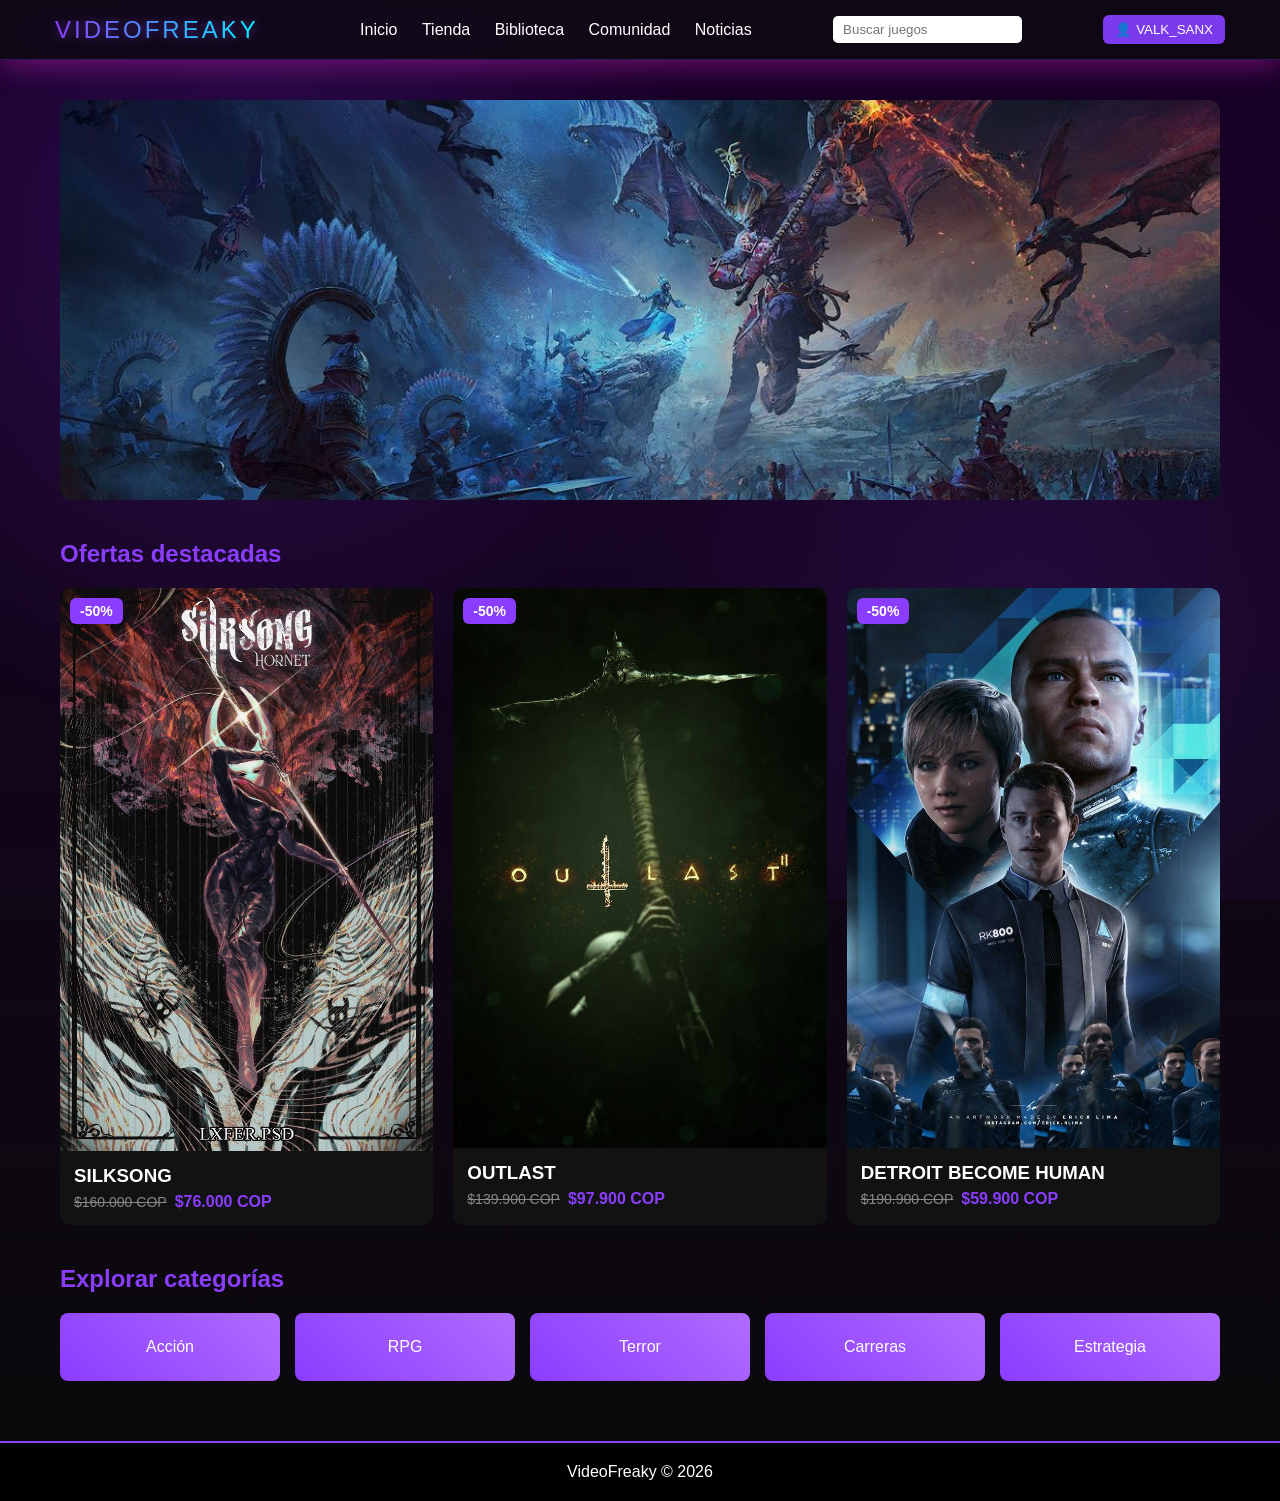
<file: index.html>
<!DOCTYPE html>
<html lang="es">

<head>

<meta charset="UTF-8">
<meta name="viewport" content="width=device-width, initial-scale=1.0">

<title>Gaming Store</title>

<link rel="stylesheet" href="css/base.css">
<link rel="stylesheet" href="css/styles.css">

</head>

<body>

<header class="header">

<div class="header-container">

<div class="logo">VIDEOFREAKY</div>

<nav class="menu">

<a href="index.html">Inicio</a>
<a href="store.html">Tienda</a>
<a href="play_library.html">Biblioteca</a>
<a href="comuni.html">Comunidad</a>
<a href="freaky_news.html">Noticias</a>

</nav>

<div class="search">

<input type="text" placeholder="Buscar juegos">

</div>

<button class="login-btn" onclick="toggleUserMenu()">
      👤 VALK_SANX
    </button>

    
    <div id="userMenu" class="user-menu">
      <p>Mi cuenta</p>
      <p>Configuración</p>
      <p>Cerrar sesión</p>
    </div>

<script>
function toggleUserMenu() {
  const menu = document.getElementById("userMenu");
  menu.style.display = menu.style.display === "block" ? "none" : "block";
}
</script>


</div>

</header>


<main class="container">


<section class="carousel">

<div class="slides">

<img src="img/28dc0fa06c894bc697329bf92b5572f1.jpg">
<img src="img/xd.jpg">
<img src="img/stardew.jpg">

</div>

</section>



<section class="section">

<h2 class="titulo">Ofertas destacadas</h2>

<div class="grid-juegos">



<div class="card">

<div class="img-container">

<img src="img/128f5e4051e6c9e184861a24edcba92d.jpg">

<video class="preview" muted autoplay loop playsinline preload="metadata">
<source src="video/Download (2).mp4" type="video/mp4">
</video>

<span class="discount">-50%</span>

<div class="hover-info">
<a href="games/silksong.html"
<button class="download">Descargar</button>
</a>
</div>

</div>

<div class="card-info">

<h3>SILKSONG</h3>

<div class="price">

<span class="old">$160.000 COP</span>
<span class="new">$76.000 COP</span>

</div>

</div>

</div>



<div class="card">

<div class="img-container">

<img src="img/ef85c23fe9c335c538729b9ab734ed21.jpg">

<video class="preview" muted autoplay loop playsinline preload="metadata">
<source src="video/Download (3).mp4" type="video/mp4">
</video>

<span class="discount">-50%</span>

<div class="hover-info">
<a href="games/outlast.html"
<button class="download">Descargar</button>
</a>
</div>

</div>

<div class="card-info">

<h3>OUTLAST</h3>

<div class="price">

<span class="old">$139.900 COP</span>
<span class="new">$97.900 COP</span>

</div>

</div>

</div>



<div class="card">

<div class="img-container">

<img src="img/4e8bc3173b21a3a9ef9c269b82b7cd5c.jpg">
<video class="preview" muted autoplay loop playsinline preload="metadata">
<source src="video/Download (4).mp4" type="video/mp4">
</video>

<span class="discount">-50%</span>

<div class="hover-info">
<a href="games/detroit.html"
<button class="download">Descargar</button>
</a>
</div>

</div>

<div class="card-info">

<h3>DETROIT BECOME HUMAN</h3>

<div class="price">

<span class="old">$190.900 COP</span>
<span class="new">$59.900 COP</span>

</div>

</div>

</div>



</div>

</section>



<section class="section">

<h2 class="titulo">Explorar categorías</h2>

<div class="grid-categorias">

<div class="categoria">Acción</div>
<div class="categoria">RPG</div>
<div class="categoria">Terror</div>
<div class="categoria">Carreras</div>
<div class="categoria">Estrategia</div>

</div>

</section>


</main>



<footer class="footer">

VideoFreaky © 2026

</footer>




</body>
</html>
</file>
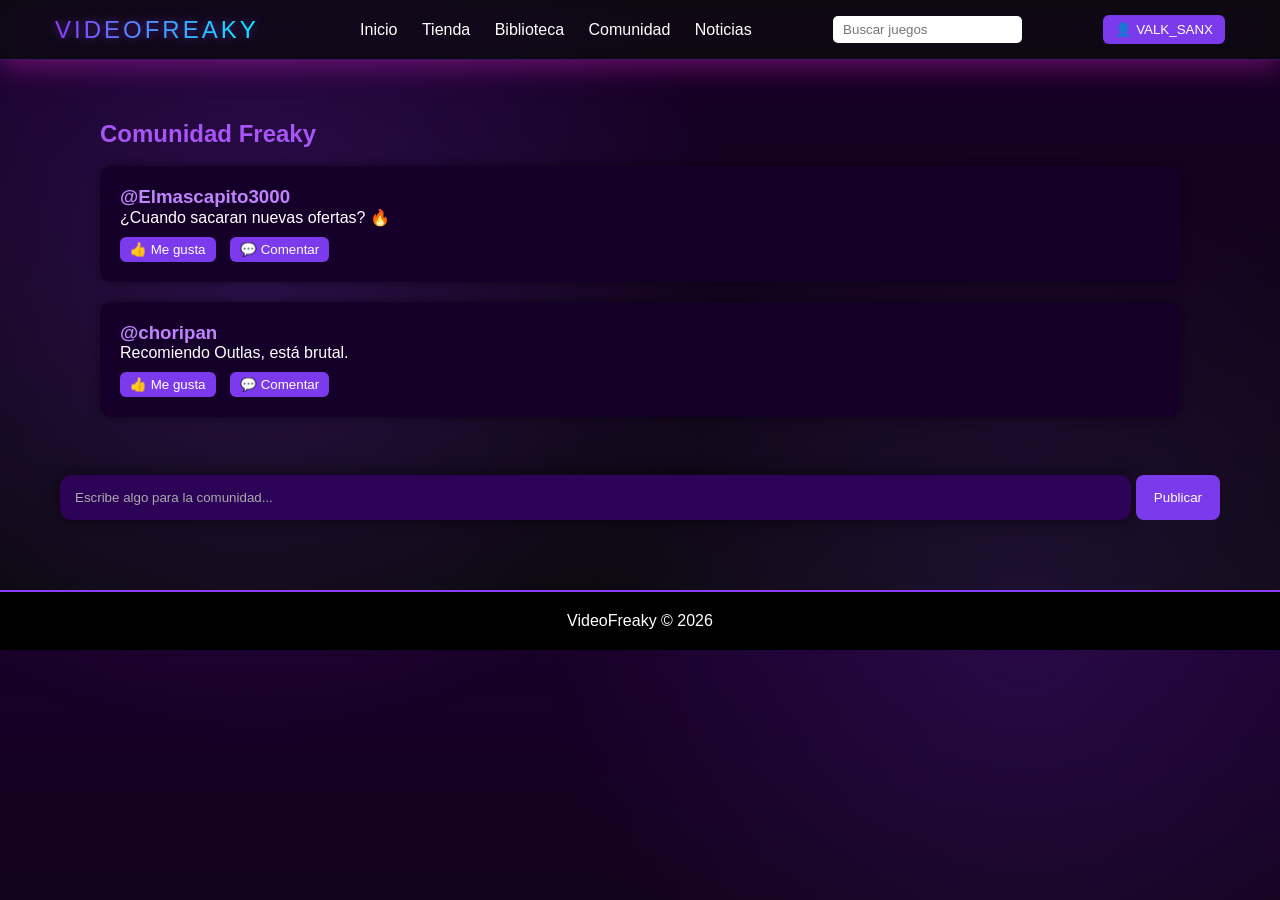
<file: comuni.html>
<!DOCTYPE html>
<html lang="es">

<head>

<meta charset="UTF-8">
<meta name="viewport" content="width=device-width, initial-scale=1.0">

<title>Tienda - VideoFreaky</title>

<link rel="stylesheet" href="css/base.css">
<link rel="stylesheet" href="css/styles.css">
<link rel="stylesheet" href="css/store.css">

</head>

<body>

<header class="header">

<div class="header-container">

<div class="logo">VIDEOFREAKY</div>

<nav class="menu">
<a href="index.html">Inicio</a>
<a href="store.html">Tienda</a>
<a href="play_library.html">Biblioteca</a>
<a href="comuni.html">Comunidad</a>
<a href="freaky_news.html">Noticias</a>
</nav>

<div class="search">
<input type="text" placeholder="Buscar juegos">
</div>

<button class="login-btn" onclick="toggleUserMenu()">
      👤 VALK_SANX
    </button>

    
    <div id="userMenu" class="user-menu">
      <p>Mi cuenta</p>
      <p>Configuración</p>
      <p>Cerrar sesión</p>
    </div>

<script>
function toggleUserMenu() {
  const menu = document.getElementById("userMenu");
  menu.style.display = menu.style.display === "block" ? "none" : "block";
}
</script>

</div>
</header>

<main class="container">
    <section class="communi">
  <h2>Comunidad Freaky</h2>
<br>
  <div class="communi-container">


    <div class="post">
      <h3>@Elmascapito3000</h3>
      <p>¿Cuando sacaran nuevas ofertas? 🔥</p>
      <div class="actions-post">
        <button>👍 Me gusta</button>
        <button>💬 Comentar</button>
      </div>
    </div>

   
    <div class="post">
      <h3>@choripan</h3>
      <p>Recomiendo Outlas, está brutal.</p>
      <div class="actions-post">
        <button>👍 Me gusta</button>
        <button>💬 Comentar</button>
      </div>
    </div>

  </div>
</section>
<div class="community">

  
  <div id="postsContainer" class="community-container">
  
  </div>
<br>
 
  <div class="create-post">
    <input type="text" id="postInput" placeholder="Escribe algo para la comunidad..." />
    <button onclick="addPost()">Publicar</button>
  </div>

</div>
</main>


<footer class="footer">
VideoFreaky © 2026
</footer>

</body>
</html>
</file>
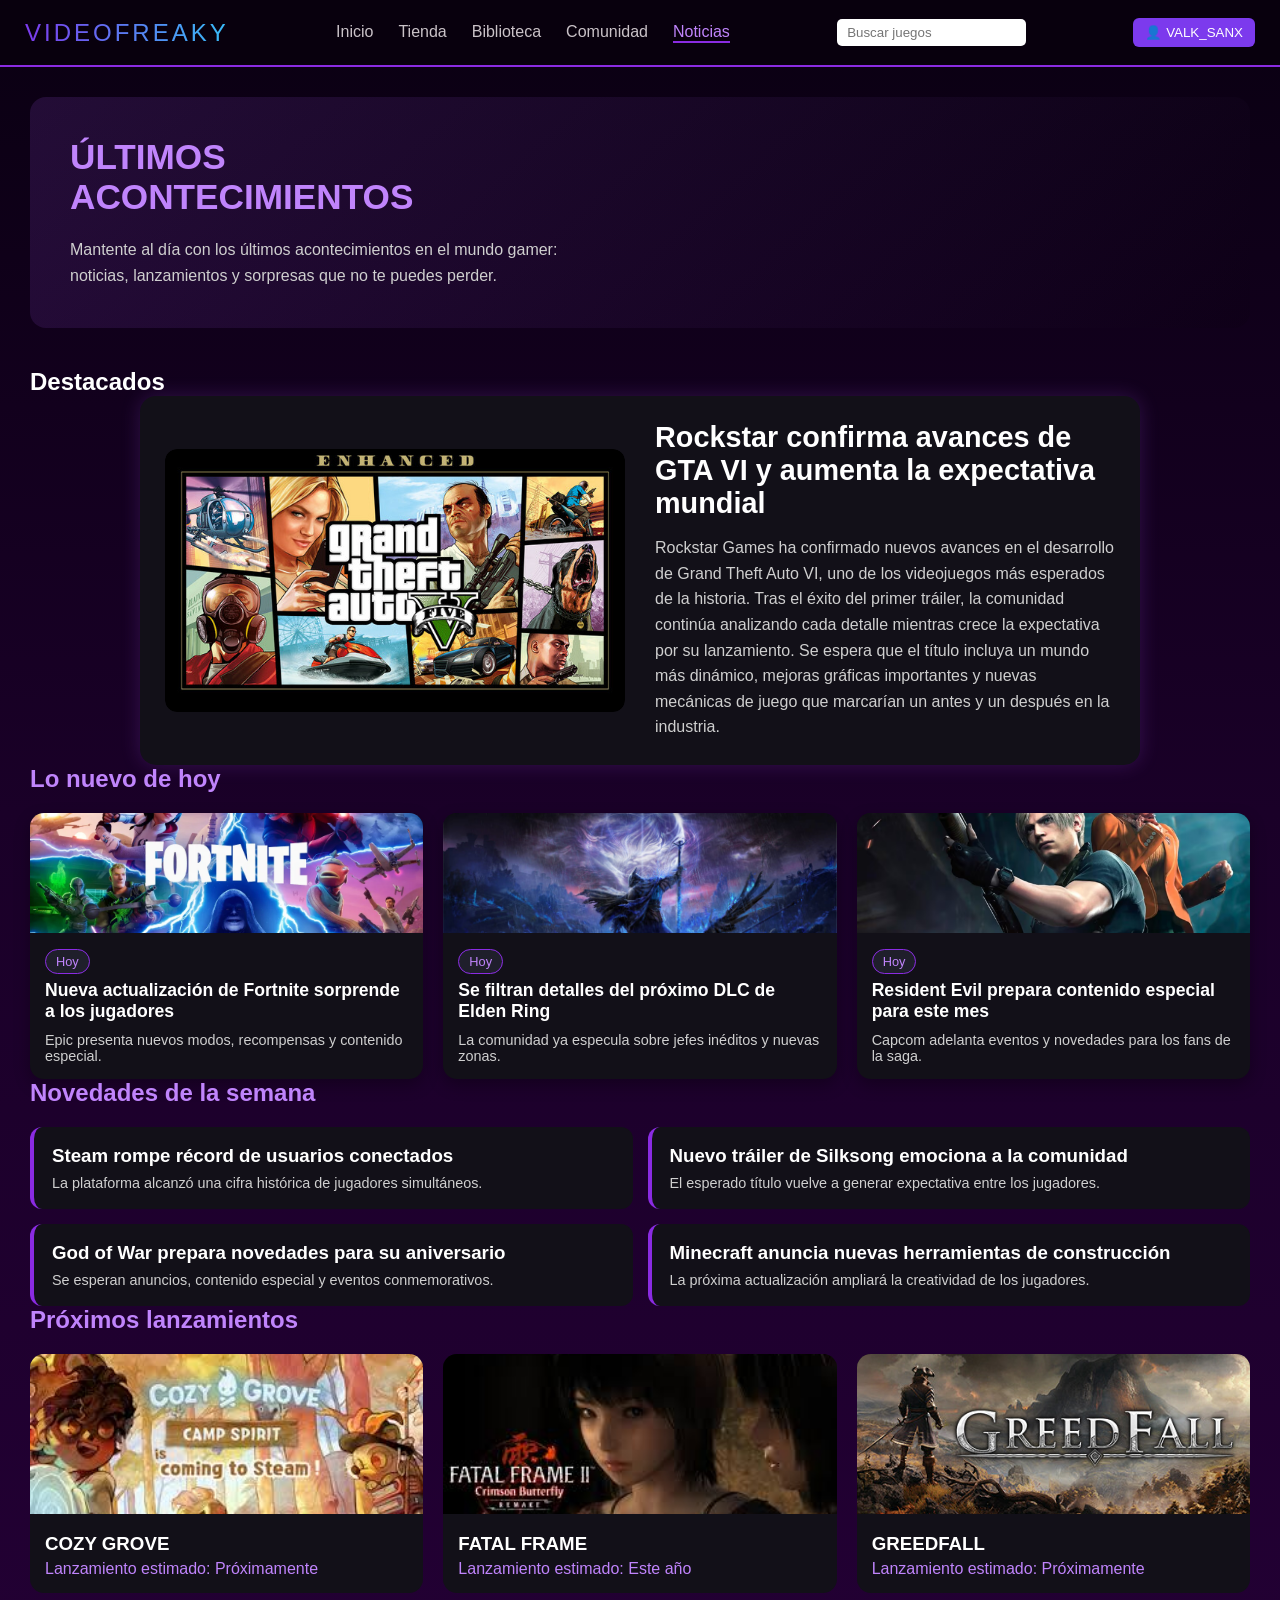
<file: freaky_news.html>
<!DOCTYPE html>
<html lang="es">
<head>
    <meta charset="UTF-8">
    <meta name="viewport" content="width=device-width, initial-scale=1.0">
    <title>Noticias - Videofreaky</title>
    <link rel="stylesheet" href="css/freaky_news.css">
</head>
<body>

    <header class="navbar">
       <div class="logo">VIDEOFREAKY</div>

        <nav class="menu">
            <a href="index.html">Inicio</a>
            <a href="store.html">Tienda</a>
            <a href="play_library.html">Biblioteca</a>
            <a href="comuni.html">Comunidad</a>
            <a href="freaky_news.html" class="activo">Noticias</a>
        </nav>

        <div class="search">
            <input type="text" placeholder="Buscar juegos">
        </div>

        <button class="login-btn" onclick="toggleUserMenu()">
            👤 VALK_SANX
        </button>

        <div id="userMenu" class="user-menu">
            <p>Mi cuenta</p>
            <p>Configuración</p>
            <p>Cerrar sesión</p>
        </div>
    </header>

    <main class="news-page">

        <section class="hero-news">
            <div class="hero-text">
                <h2>ÚLTIMOS ACONTECIMIENTOS</h2>
                <p class="description">
                    Mantente al día con los últimos acontecimientos en el mundo gamer:
                    noticias, lanzamientos y sorpresas que no te puedes perder.
                </p>
            </div>
        </section>

        <section class="featured-news">
            <h2>Destacados</h2>

            <div class="featured-card">
                <div class="featured-image">
                    <img src="img/gta 5.jpg" alt="GTA VI">
                </div>

                <div class="featured-info">
                    <h2>Rockstar confirma avances de GTA VI y aumenta la expectativa mundial</h2>
                    <p>
                        Rockstar Games ha confirmado nuevos avances en el desarrollo de Grand Theft Auto VI,
                        uno de los videojuegos más esperados de la historia. Tras el éxito del primer tráiler,
                        la comunidad continúa analizando cada detalle mientras crece la expectativa por su lanzamiento.
                        Se espera que el título incluya un mundo más dinámico, mejoras gráficas importantes y nuevas
                        mecánicas de juego que marcarían un antes y un después en la industria.
                    </p>
                </div>
            </div>
        </section>

        <section class="today-news">
            <h2>Lo nuevo de hoy</h2>

            <div class="news-grid">
                <article class="news-card">
                    <img src="img/Fortnite-Pictures.webp" alt="Fortnite actualización">
                    <div class="news-info">
                        <span class="news-tag">Hoy</span>
                        <h3>Nueva actualización de Fortnite sorprende a los jugadores</h3>
                        <p>Epic presenta nuevos modos, recompensas y contenido especial.</p>
                    </div>
                </article>

                <article class="news-card">
                    <img src="img/ELDENRING_NIGHTREIGN_Key_Art-1620x800.jpg" alt="DLC Elden Ring">
                    <div class="news-info">
                        <span class="news-tag">Hoy</span>
                        <h3>Se filtran detalles del próximo DLC de Elden Ring</h3>
                        <p>La comunidad ya especula sobre jefes inéditos y nuevas zonas.</p>
                    </div>
                </article>

                <article class="news-card">
                    <img src="img/residen evil news.avif" alt="Resident Evil noticia">
                    <div class="news-info">
                        <span class="news-tag">Hoy</span>
                        <h3>Resident Evil prepara contenido especial para este mes</h3>
                        <p>Capcom adelanta eventos y novedades para los fans de la saga.</p>
                    </div>
                </article>
            </div>
        </section>

        <section class="weekly-news">
            <h2>Novedades de la semana</h2>

            <div class="weekly-list">
                <article class="weekly-item">
                    <h3>Steam rompe récord de usuarios conectados</h3>
                    <p>La plataforma alcanzó una cifra histórica de jugadores simultáneos.</p>
                </article>

                <article class="weekly-item">
                    <h3>Nuevo tráiler de Silksong emociona a la comunidad</h3>
                    <p>El esperado título vuelve a generar expectativa entre los jugadores.</p>
                </article>

                <article class="weekly-item">
                    <h3>God of War prepara novedades para su aniversario</h3>
                    <p>Se esperan anuncios, contenido especial y eventos conmemorativos.</p>
                </article>

                <article class="weekly-item">
                    <h3>Minecraft anuncia nuevas herramientas de construcción</h3>
                    <p>La próxima actualización ampliará la creatividad de los jugadores.</p>
                </article>
            </div>
        </section>

        <section class="upcoming-news">
            <h2>Próximos lanzamientos</h2>

            <div class="launch-grid">
                <article class="launch-card">
                    <img src="img/cozy.jpg" alt="Cozy Grove">
                    <div class="launch-info">
                        <h3>COZY GROVE</h3>
                        <p>Lanzamiento estimado: Próximamente</p>
                    </div>
                </article>

                <article class="launch-card">
                    <img src="img/fatal_frame.jpg" alt="Fatal Frame">
                    <div class="launch-info">
                        <h3>FATAL FRAME</h3>
                        <p>Lanzamiento estimado: Este año</p>
                    </div>
                </article>

                <article class="launch-card">
                    <img src="img/header.jpg" alt="Greedfall">
                    <div class="launch-info">
                        <h3>GREEDFALL</h3>
                        <p>Lanzamiento estimado: Próximamente</p>
                    </div>
                </article>
            </div>
        </section>

    </main>

    <script>
        function toggleUserMenu() {
            const menu = document.getElementById("userMenu");
            menu.style.display = menu.style.display === "block" ? "none" : "block";
        }
    </script>

</body>
</html>
</file>
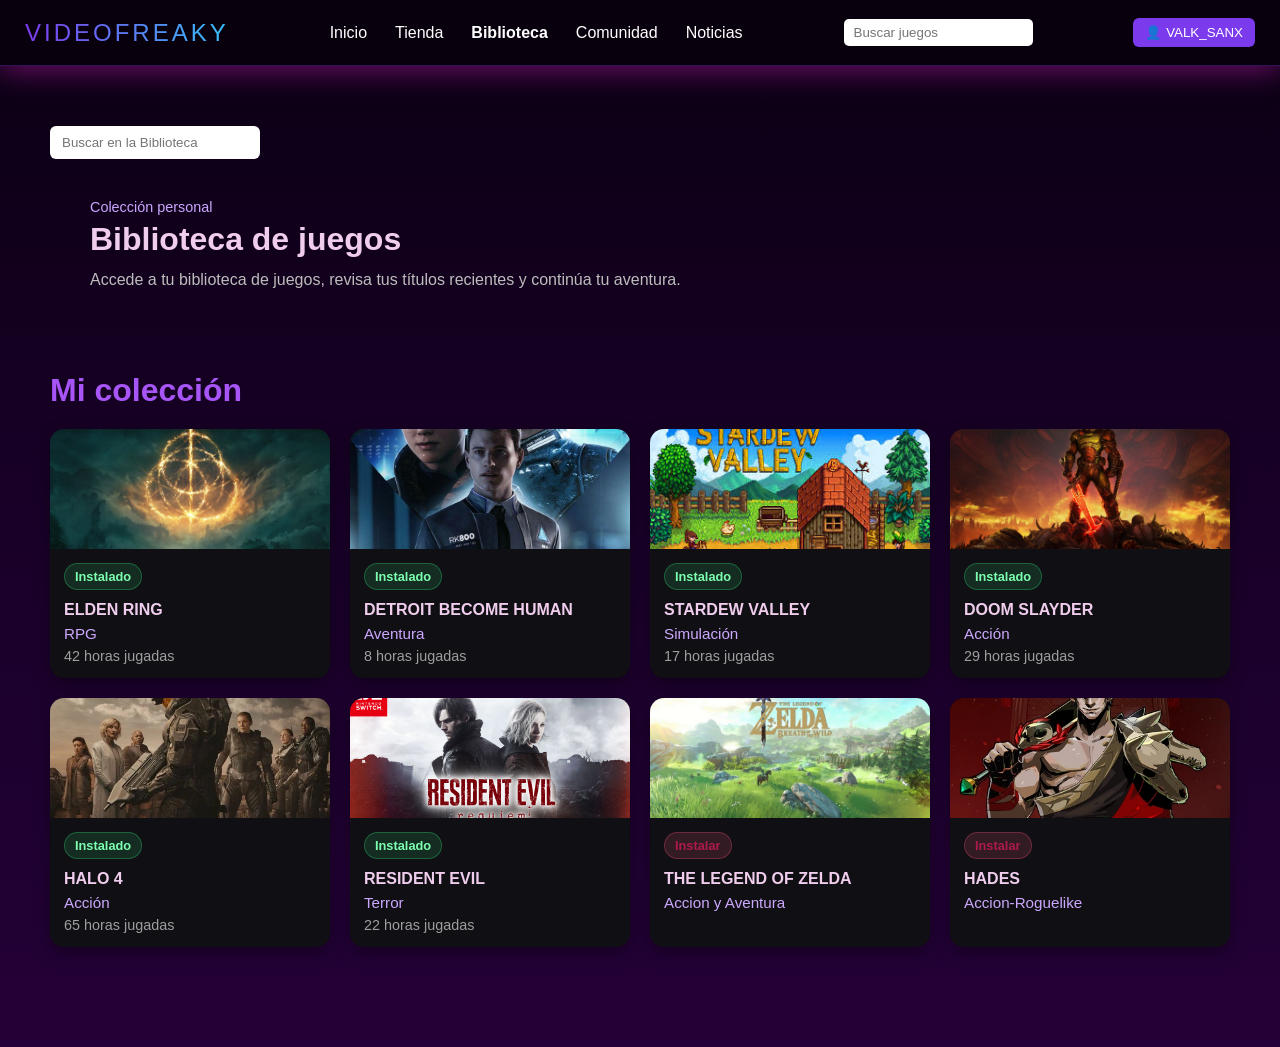
<file: play_library.html>
<!DOCTYPE html>
<html lang="es">
<head>
    <meta charset="UTF-8">
    <meta name="viewport" content="width=device-width, initial-scale=1.0">
    <title>Biblioteca - Videofreaky</title>
    <link rel="stylesheet" href="css/play_library.css", href="styles.css"> 
</head>
<body>
    <header class="navbar">
       <div class="logo">VIDEOFREAKY</div>
        <nav class="menu">
            <a href="index.html">Inicio</a>
            <a href="store.html">Tienda</a>
            <a href="play_library.html" class="activo">Biblioteca</a>
            <a href="comuni.html">Comunidad</a>
            <a href="freaky_news.html">Noticias</a>
        </nav>

<div class="search">

<input type="text" placeholder="Buscar juegos">

</div>

<button class="login-btn" onclick="toggleUserMenu()">
      👤 VALK_SANX
    </button>

    
    <div id="userMenu" class="user-menu">
      <p>Mi cuenta</p>
      <p>Configuración</p>
      <p>Cerrar sesión</p>
    </div>

<script>
function toggleUserMenu() {
  const menu = document.getElementById("userMenu");
  menu.style.display = menu.style.display === "block" ? "none" : "block";
}
</script>


</div>

       
    </header>
    <main class="library-page">
        <main class="library-page">

             <div class="buscador">
            <input type="text" placeholder="Buscar en la Biblioteca">
        </div>
    <section class="hero-library">
        <div class="hero-text">
            <p class="subtitle">Colección personal</p>
            <h2>Biblioteca de juegos</h2>

            <p class="description">
                Accede a tu biblioteca de juegos, revisa tus títulos recientes
                y continúa tu aventura.
            </p>
</div>
    </section>
    <section class="collection-section">
        <h2>Mi colección</h2>

        <div class="library-grid">

            <article class="game-card">
                <img src="img/eldenring.jpg" alt="Elden Ring">
                <div class="overlay">
                    <h3>Reanudar</h3>
                    <p>Continúa tu partida</p>
                </div>

                <div class="game-info">
                    <span class="estado instalado">Instalado</span>
                    <h4>ELDEN RING</h4>
                    <p class="genero">RPG</p>
                    <p class="horas">42 horas jugadas</p>
                </div>
            </article>

            <article class="game-card">
                <img src="img/4e8bc3173b21a3a9ef9c269b82b7cd5c.jpg" alt="Detroit Become Human">

                <div class="overlay">
                    <h3>Seguir jugando</h3>
                    <p>Tu historia continúa</p>
                </div>

                <div class="game-info">
                    <span class="estado instalado">Instalado</span>
                    <h4>DETROIT BECOME HUMAN</h4>
                    <p class="genero">Aventura</p>
                    <p class="horas">8 horas jugadas</p>
                </div>
            </article>

            <article class="game-card">
                <img src="img/stardew valley.jpg" alt="Stardew Valley">

                <div class="overlay">
                    <h3>Seguir jugando</h3>
                    <p>Tu granja te espera</p>
                </div>

                <div class="game-info">
                    <span class="estado instalado">Instalado</span>
                    <h4>STARDEW VALLEY</h4>
                    <p class="genero">Simulación</p>
                    <p class="horas">17 horas jugadas</p>
                </div>
            </article>

            <article class="game-card">
                <img src="img/doom.jpg" alt="Doom">

                <div class="overlay">
                    <h3>Reanudar</h3>
                    <p>Vuelve al combate</p>
                </div>

                <div class="game-info">
                    <span class="estado instalado">Instalado</span>
                    <h4>DOOM SLAYDER</h4>
                    <p class="genero">Acción</p>
                    <p class="horas">29 horas jugadas</p>
                </div>
            </article>

            <article class="game-card">
                <img src="img/Halo imagen.webp" alt="Halo Infinite">

                <div class="overlay">
                    <h3>Reanudar</h3>    
                    <p>Vuelve a la batalla</p>
                </div>

                <div class="game-info">
                    <span class="estado instalado">Instalado</span>
                    <h4>HALO 4</h4>
                    <p class="genero">Acción</p>
                    <p class="horas">65 horas jugadas</p>
                </div>
            </article>

            <article class="game-card">
                <img src="img/1920x1080_TrailerThumbnail.avif" alt="Resident Evil 4">

                <div class="overlay">
                    <h3>Seguir jugando</h3>
                    <p>La misión continúa</p>
                </div>

                <div class="game-info">
                    <span class="estado instalado">Instalado</span>
                    <h4>RESIDENT EVIL </h4>
                    <p class="genero">Terror</p>
                    <p class="horas">22 horas jugadas</p>
                </div>
            </article>

            <article class="game-card">
                <img src="img/The-Legend-Of-Zelda-Breath-Of-The-Wild.jpg" alt="zelda">

                <div class="overlay">
                    <h3>Reanudar</h3>
                    <p>Tu aventura sigue</p>
                </div>

                <div class="game-info">
                    <span class="estado no-instalado">Instalar</span>
                    <h4>THE LEGEND OF ZELDA</h4>
                    <p class="genero">Accion y Aventura</p>
                   
                </div>
            </article>

            <article class="game-card">
                <img src="img/Hades_Pack_Art.webp" alt="Hades">

                <div class="overlay">
                    <h3>Instalar</h3>
                    <p>Disponible en tu biblioteca</p>
                </div>

                <div class="game-info">
                    <span class="estado no-instalado">Instalar</span>
                    <h4>HADES</h4>
                    <p class="genero">Accion-Roguelike</p>
                    
                </div>
            </article>

        </div>
    </section>
</main>
    
</body>
</html>
</file>
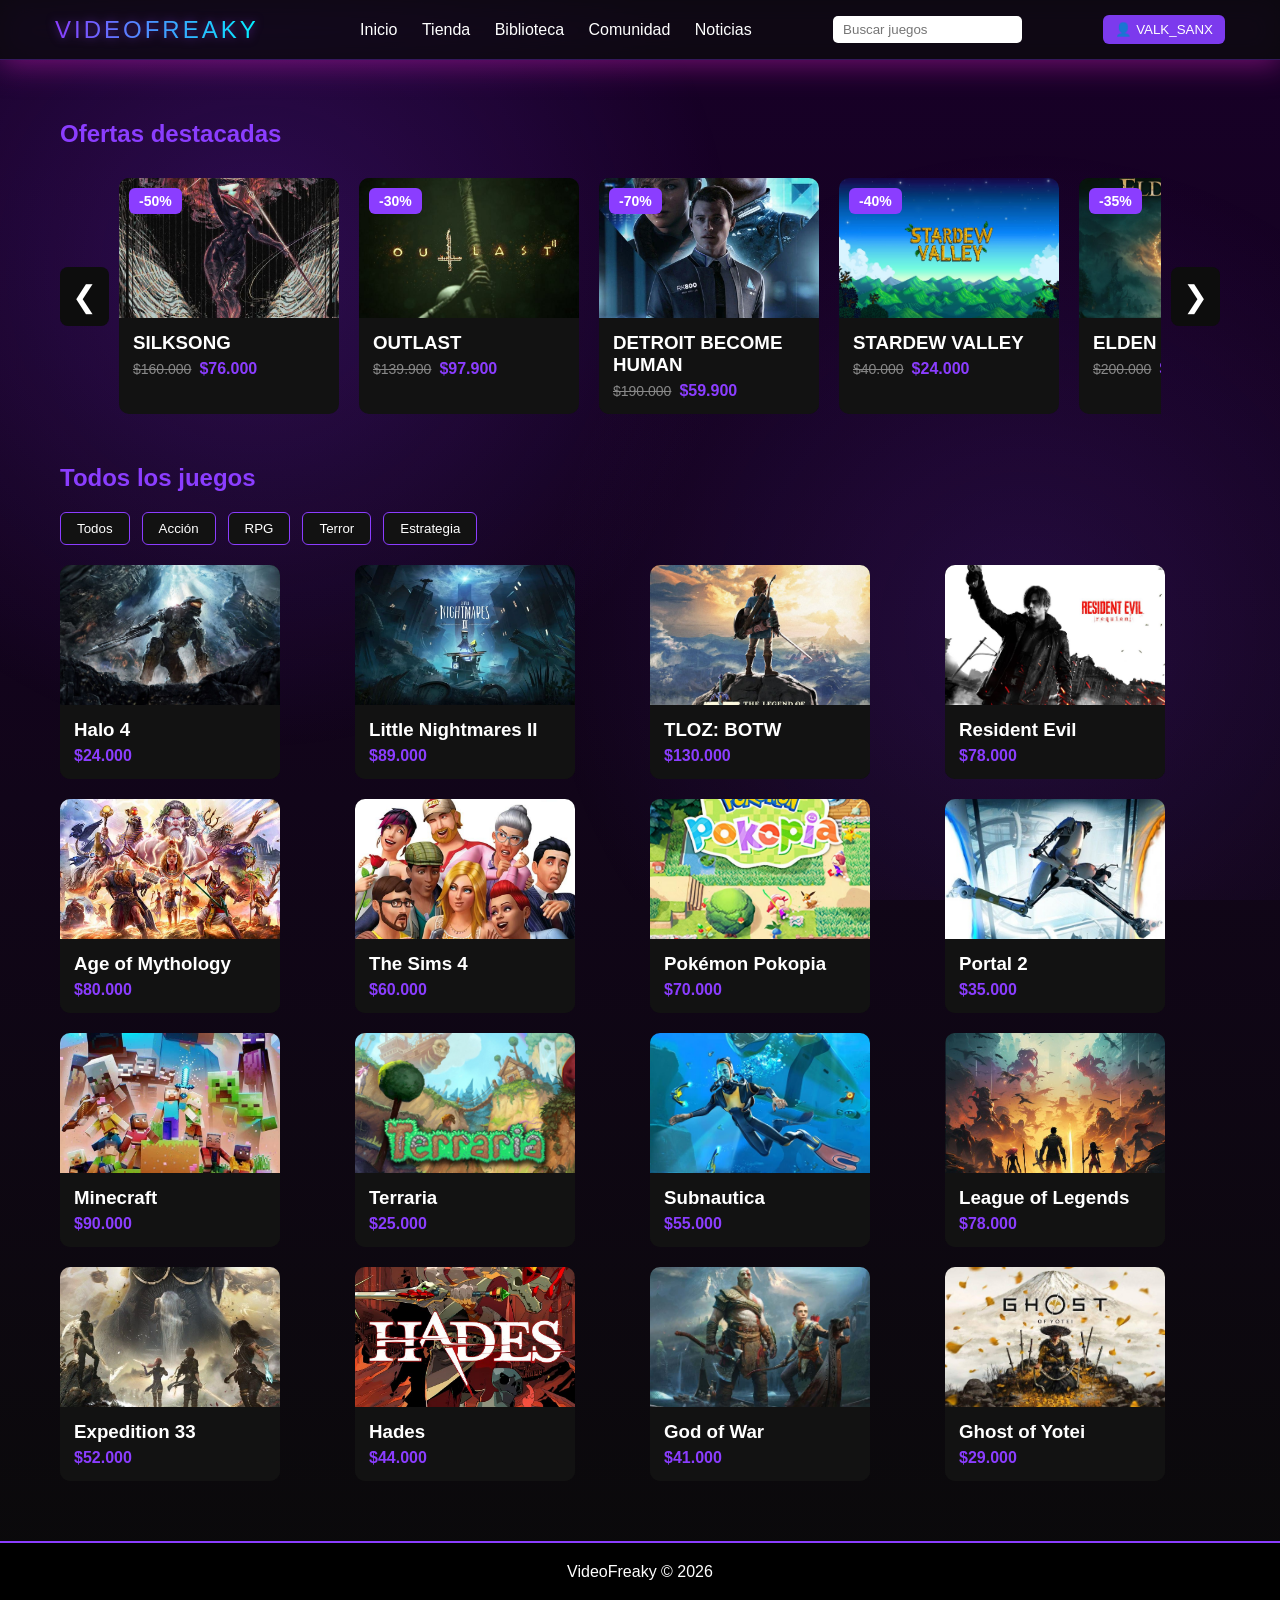
<file: store.html>
<!DOCTYPE html>
<html lang="es">

<head>

<meta charset="UTF-8">
<meta name="viewport" content="width=device-width, initial-scale=1.0">

<title>Tienda - VideoFreaky</title>

<link rel="stylesheet" href="css/base.css">
<link rel="stylesheet" href="css/styles.css">
<link rel="stylesheet" href="css/store.css">

</head>

<body>

<header class="header">

<div class="header-container">

<div class="logo">VIDEOFREAKY</div>

<nav class="menu">
<a href="index.html">Inicio</a>
<a href="store.html">Tienda</a>
<a href="play_library.html">Biblioteca</a>
<a href="comuni.html">Comunidad</a>
<a href="freaky_news.html">Noticias</a>
</nav>

<div class="search">
<input type="text" placeholder="Buscar juegos">
</div>

<button class="login-btn" onclick="toggleUserMenu()">
      👤 VALK_SANX
    </button>

    
    <div id="userMenu" class="user-menu">
      <p>Mi cuenta</p>
      <p>Configuración</p>
      <p>Cerrar sesión</p>
    </div>

<script>
function toggleUserMenu() {
  const menu = document.getElementById("userMenu");
  menu.style.display = menu.style.display === "block" ? "none" : "block";
}
</script>

</div>

</header>


<main class="container">


<section class="section">

<h2 class="titulo">Ofertas destacadas</h2>

<div class="carousel-store">

<button class="arrow left">&#10094;</button>

<div class="carousel-track" id="carouselTrack">

<!-- 1 -->
<div class="card small">
<a href="games/silksong.html">
<div class="img-container">
<img src="img/128f5e4051e6c9e184861a24edcba92d.jpg">
<video class="preview" muted autoplay loop playsinline preload="metadata">
<source src="video/Download (2).mp4" type="video/mp4">
</video>
<span class="discount">-50%</span>
</div>
</a>
<div class="card-info">
<h3>SILKSONG</h3>
<div class="price">
<span class="old">$160.000</span>
<span class="new">$76.000</span>
</div>
</div>
</div>

<!-- 2 -->
<div class="card small">
<a href="games/outlast.html">
<div class="img-container">
<img src="img/ef85c23fe9c335c538729b9ab734ed21.jpg">
<video class="preview" muted autoplay loop playsinline>
<source src="video/Download (3).mp4">
</video>
<span class="discount">-30%</span>
</div>
</a>
<div class="card-info">
<h3>OUTLAST</h3>
<div class="price">
<span class="old">$139.900</span>
<span class="new">$97.900</span>
</div>
</div>
</div>

<!-- 3 -->
<div class="card small">
<a href="games/detroit.html">
<div class="img-container">
<img src="img/4e8bc3173b21a3a9ef9c269b82b7cd5c.jpg">
<video class="preview" muted autoplay loop playsinline>
<source src="video/Download (4).mp4">
</video>
<span class="discount">-70%</span>
</div>
</a>
<div class="card-info">
<h3>DETROIT BECOME HUMAN</h3>
<div class="price">
<span class="old">$190.000</span>
<span class="new">$59.900</span>
</div>
</div>
</div>

<!-- 4 -->
<div class="card small">
<a href="games/stardew.html">
<div class="img-container">
<img src="img/stardew.jpg">
<video class="preview" muted autoplay loop playsinline>
<source src="video/Download (5).mp4">
</video>
<span class="discount">-40%</span>
</div>
</a>
<div class="card-info">
<h3>STARDEW VALLEY</h3>
<div class="price">
<span class="old">$40.000</span>
<span class="new">$24.000</span>
</div>
</div>
</div>

<!-- 5 -->
<div class="card small">
<a href="games/elden.html">
<div class="img-container">
<img src="img/eldenring.jpg">
<video class="preview" muted autoplay loop playsinline>
<source src="video/Download (6).mp4">
</video>
<span class="discount">-35%</span>
</div>
</a>
<div class="card-info">
<h3>ELDEN RING</h3>
<div class="price">
<span class="old">$200.000</span>
<span class="new">$130.000</span>
</div>
</div>
</div>

<!-- 6 -->
<div class="card small">
<a href="games/doom.html">
<div class="img-container">
<img src="img/doom.jpg">
<video class="preview" muted autoplay loop playsinline>
<source src="video/Download (7).mp4">
</video>
<span class="discount">-60%</span>
</div>
</a>
<div class="card-info">
<h3>DOOM SLAYER</h3>
<div class="price">
<span class="old">$120.000</span>
<span class="new">$48.000</span>
</div>
</div>
</div>

</div>

<button class="arrow right">&#10095;</button>

</div>

</section>



<section class="section">

<h2 class="titulo">Todos los juegos</h2>

<div class="filtros">

<button>Todos</button>
<button>Acción</button>
<button>RPG</button>
<button>Terror</button>
<button>Estrategia</button>

</div>


<div class="grid-store">

<div class="card small"><a href="game-halo.html"><div class="img-container"><img src="img/halo 4.jpg"></div></a><div class="card-info"><h3>Halo 4</h3><div class="price"><span class="new">$24.000</span></div></div></div>

<div class="card small"><a href="game-little-nightmares.html"><div class="img-container"><img src="img/xd.jpg"></div></a><div class="card-info"><h3>Little Nightmares II</h3><div class="price"><span class="new">$89.000</span></div></div></div>

<div class="card small"><a href="games/game-botw.html"><div class="img-container"><img src="img/BREATH OF THE WILD.jpg"></div></a><div class="card-info"><h3>TLOZ: BOTW</h3><div class="price"><span class="new">$130.000</span></div></div></div>

<div class="card small"><a href="game-residentevil.html"><div class="img-container"><img src="img/RESIDENT EVIL.jpg"></div></a><div class="card-info"><h3>Resident Evil</h3><div class="price"><span class="new">$78.000</span></div></div></div>

<div class="card small"><a href="game-aom.html"><div class="img-container"><img src="img/aom.jpg"></div></a><div class="card-info"><h3>Age of Mythology</h3><div class="price"><span class="new">$80.000</span></div></div></div>

<div class="card small"><a href="game-sims.html"><div class="img-container"><img src="img/sims.jpg"></div></a><div class="card-info"><h3>The Sims 4</h3><div class="price"><span class="new">$60.000</span></div></div></div>

<div class="card small"><a href="game-pokemon.html"><div class="img-container"><img src="img/pokopia.jpg"></div></a><div class="card-info"><h3>Pokémon Pokopia</h3><div class="price"><span class="new">$70.000</span></div></div></div>

<div class="card small"><a href="game-portal.html"><div class="img-container"><img src="img/portal.jpg"></div></a><div class="card-info"><h3>Portal 2</h3><div class="price"><span class="new">$35.000</span></div></div></div>

<div class="card small"><a href="game-minecraft.html"><div class="img-container"><img src="img/MINECRAFT.jpg"></div></a><div class="card-info"><h3>Minecraft</h3><div class="price"><span class="new">$90.000</span></div></div></div>

<div class="card small"><a href="game-terraria.html"><div class="img-container"><img src="img/terraria.jpg"></div></a><div class="card-info"><h3>Terraria</h3><div class="price"><span class="new">$25.000</span></div></div></div>

<div class="card small"><a href="game-subnautica.html"><div class="img-container"><img src="img/subnautica.jpg"></div></a><div class="card-info"><h3>Subnautica</h3><div class="price"><span class="new">$55.000</span></div></div></div>

<div class="card small"><a href="game-lol.html"><div class="img-container"><img src="img/LOL.jpg"></div></a><div class="card-info"><h3>League of Legends</h3><div class="price"><span class="new">$78.000</span></div></div></div>

<div class="card small"><a href="game-expedition.html"><div class="img-container"><img src="img/expeditionm.jpg"></div></a><div class="card-info"><h3>Expedition 33</h3><div class="price"><span class="new">$52.000</span></div></div></div>

<div class="card small"><a href="game-hades.html"><div class="img-container"><img src="img/HADES.jpg"></div></a><div class="card-info"><h3>Hades</h3><div class="price"><span class="new">$44.000</span></div></div></div>

<div class="card small"><a href="game-gow.html"><div class="img-container"><img src="img/god of war.jpg"></div></a><div class="card-info"><h3>God of War</h3><div class="price"><span class="new">$41.000</span></div></div></div>

<div class="card small"><a href="game-ghost.html"><div class="img-container"><img src="img/ghos.jpg"></div></a><div class="card-info"><h3>Ghost of Yotei</h3><div class="price"><span class="new">$29.000</span></div></div></div>

</div>

</section>

</main>


<footer class="footer">
VideoFreaky © 2026
</footer>


<script>

const track = document.getElementById("carouselTrack")
const left = document.querySelector(".arrow.left")
const right = document.querySelector(".arrow.right")

let auto

function start(){

auto = setInterval(()=>{

track.scrollBy({
left:240,
behavior:"smooth"
})

if(track.scrollLeft + track.clientWidth >= track.scrollWidth){

track.scrollTo({
left:0,
behavior:"smooth"
})

}

},4000)

}

function stop(){
clearInterval(auto)
}

right.onclick = ()=>{
track.scrollBy({left:240,behavior:"smooth"})
}

left.onclick = ()=>{
track.scrollBy({left:-240,behavior:"smooth"})
}

track.addEventListener("mouseenter",stop)
track.addEventListener("mouseleave",start)

start()

</script>

</body>
</html>
</file>
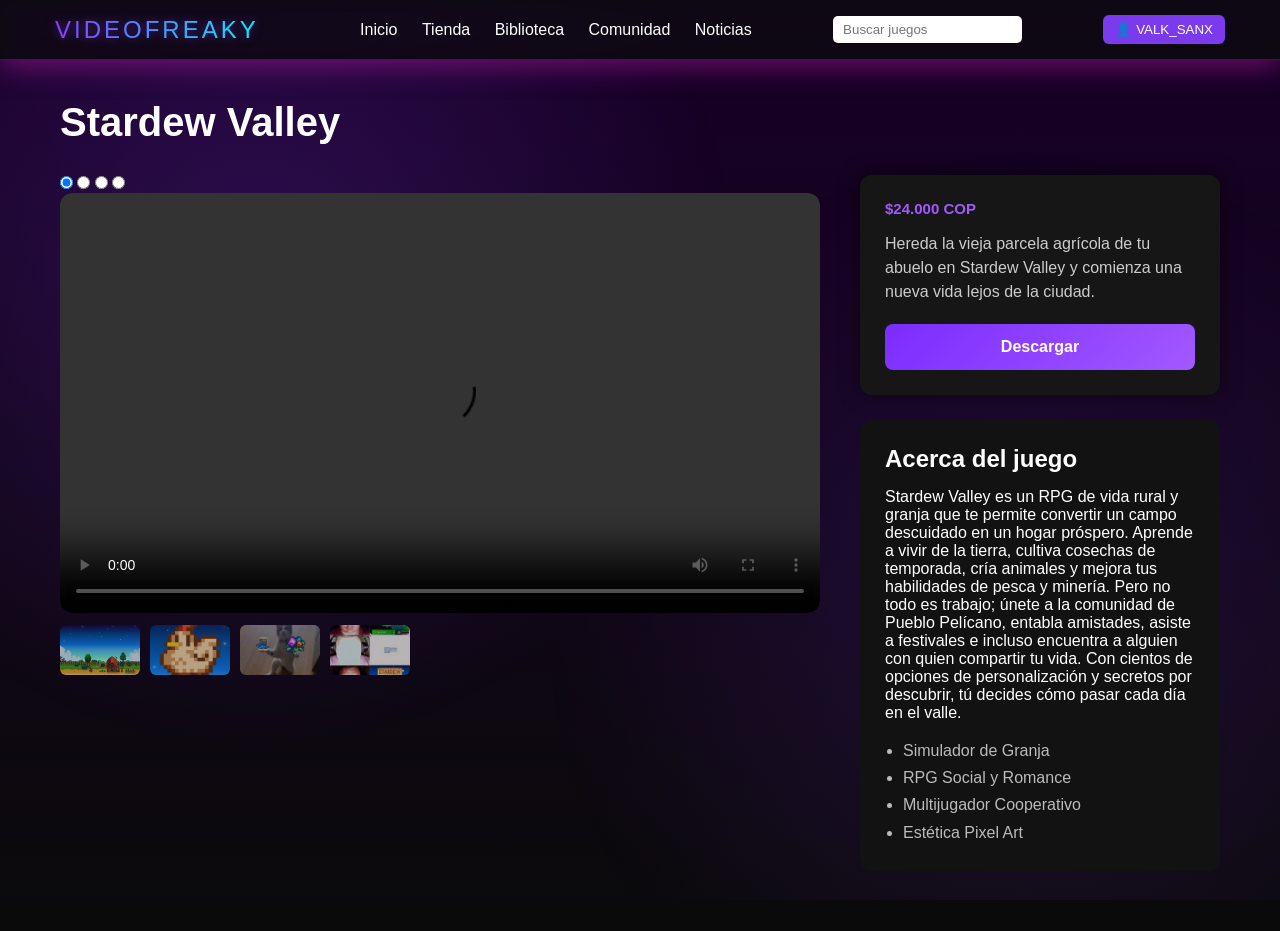
<file: games/stardew.html>
<!DOCTYPE html>
<html lang="es">

<head>

<meta charset="UTF-8">
<meta name="viewport" content="width=device-width, initial-scale=1.0">

<title>Stardew Valley - VideoFreaky</title>

<link rel="stylesheet" href="../css/base.css">
<link rel="stylesheet" href="../css/game.css">
<link rel="stylesheet" href="../css/styles.css">

</head>

<body>

<header class="header">

<div class="header-container">

<div class="logo">VIDEOFREAKY</div>

<nav class="menu">
<a href="../index.html">Inicio</a>
<a href="../store.html">Tienda</a>
<a href="../play_library.html">Biblioteca</a>
<a href="../comuni.html">Comunidad</a>
<a href="../freaky_news.html">Noticias</a>
</nav>

<div class="search">
<input type="text" placeholder="Buscar juegos">
</div>
<button class="login-btn" onclick="toggleUserMenu()">
      👤 VALK_SANX
    </button>

    
    <div id="userMenu" class="user-menu">
      <p>Mi cuenta</p>
      <p>Configuración</p>
      <p>Cerrar sesión</p>
    </div>

<script>
function toggleUserMenu() {
  const menu = document.getElementById("userMenu");
  menu.style.display = menu.style.display === "block" ? "none" : "block";
}
</script>
</div>

</header>

<main class="container game-page">

<h1 class="game-title">Stardew Valley</h1>

<div class="game-layout">

<div class="game-media">

<div class="media-carousel">

<input type="radio" name="media" id="m1" checked>
<input type="radio" name="media" id="m2">
<input type="radio" name="media" id="m3">
<input type="radio" name="media" id="m4">

<div class="media-slides">

<div class="slide">
<video controls preload="metadata">
<source src="../VIDEO-GAMES/Stardew Valley_ Nintendo Switch 2 Edition – Nintendo Direct 9.12.2025.mp4" type="video/mp4">
</video>
</div>

<div class="slide">
<img src="../img/stardew/slide-2.jpg">
</div>

<div class="slide">
<img src="../img/stardew/slide-3.jpg">
</div>

<div class="slide">
<img src="../img/stardew/slide-4.jpg">
</div>

</div>

<div class="media-thumbs">

<label for="m1"><img src="../img/stardew/slide-1.jpg"></label>
<label for="m2"><img src="../img/stardew/slide-2.jpg"></label>
<label for="m3"><img src="../img/stardew/slide-3.jpg"></label>
<label for="m4"><img src="../img/stardew/slide-4.jpg"></label>

</div>

</div>

</div>


<div class="game-sidebar">

<div class="buy-card">

<div class="price">$24.000 COP</div>

<p class="short-desc">
Hereda la vieja parcela agrícola de tu abuelo en Stardew Valley y comienza una nueva vida lejos de la ciudad.
</p>

<a class="download-btn" href="../meme/meme-stardew valley.jpg" download>
Descargar
</a>

</div>

<div class="game-about">

<h2>Acerca del juego</h2>

<p>
Stardew Valley es un RPG de vida rural y granja que te permite convertir un campo descuidado en un hogar próspero. Aprende a vivir de la tierra, cultiva cosechas de temporada, cría animales y mejora tus habilidades de pesca y minería. Pero no todo es trabajo; únete a la comunidad de Pueblo Pelícano, entabla amistades, asiste a festivales e incluso encuentra a alguien con quien compartir tu vida. Con cientos de opciones de personalización y secretos por descubrir, tú decides cómo pasar cada día en el valle.
</p>

<ul class="game-features">
<li>Simulador de Granja</li>
<li>RPG Social y Romance</li>
<li>Multijugador Cooperativo</li>
<li>Estética Pixel Art</li>
</ul>

</div>

</div>

</div>

</main>

<script>
  // Esperamos a que la página cargue completamente
  document.addEventListener("DOMContentLoaded", function() {
    
    // 1. Seleccionamos todos los botones (inputs radio) del carrusel
    const radios = document.querySelectorAll('input[name="media"]');
    
    // 2. Seleccionamos tu video
    const video = document.querySelector('.media-slides .slide video');

    // 3. Verificamos que el video exista para no causar errores
    if (video) {
      // Le agregamos un 'escuchador' a cada botón
      radios.forEach(radio => {
        radio.addEventListener('change', function() {
          
          // Si el botón seleccionado NO es el m1 (el del video), pausamos el video
          if (this.id !== 'm1') {
            video.pause();
          }
          
        });
      });
    }
    
  });
</script>
</body> </html>
</file>
<file: css/base.css>
*{
margin:0;
padding:0;
box-sizing:border-box;
}

body{

font-family:Arial, Helvetica, sans-serif;

background:linear-gradient(180deg,#180028,#0a0a0a);

color:white;

}

img{
width:100%;
display:block;
}

a{
text-decoration:none;
color:white;
}

.container{

max-width:1200px;
margin:auto;
padding:20px;

}
</file>
<file: css/styles.css>
:root {
    --morado: #8b3dff;
    --morado-glow: rgba(139, 61, 255, 0.5);
    --cian: #00f2ff; /* Color de acento secundario para contraste */
    --negro: #050505; /* Un negro más profundo */
    --gris: #121212; /* Gris más integrado */
    --glass: rgba(255, 255, 255, 0.03);
}


/* HEADER */

.header {
    background: rgba(10, 10, 10, 0.8);
    backdrop-filter: blur(15px) saturate(180%);
    border-bottom: 1px solid rgba(139, 61, 255, 0.3);
    box-shadow: 0 4px 30px rgba(212, 30, 191, 0.5);
    position: sticky;
    top: 0;
    z-index: 1000;
}

.header-container{

max-width:1200px;
margin:auto;

display:flex;
justify-content:space-between;
align-items:center;

padding:15px;

}

.logo {
    font-size: 24px;
    letter-spacing: 3px;
    background: linear-gradient(to right, var(--morado), var(--cian));
    -webkit-background-clip: text;
    -webkit-text-fill-color: transparent;
    filter: drop-shadow(0 0 5px var(--morado-glow));
}

.menu a{

margin-left:20px;
transition:0.3s;
font-weight:500;

}

.menu a:hover{

color:var(--morado);
text-shadow:0 0 10px #8b3dff;

}

.search input{

padding:6px 10px;
border-radius:5px;
border:none;

}



/* CARRUSEL */

.carousel{
margin-top:20px;
overflow:hidden;
border-radius:10px;
}

.slides{
display:flex;
width:100%;
animation:slider 15s infinite;
}

.slides img{
flex:0 0 100%;
width:100%;
height:400px;
object-fit:cover;
}

@keyframes slider{

0%{transform:translateX(0)}
30%{transform:translateX(0)}

33%{transform:translateX(-100%)}
63%{transform:translateX(-100%)}

66%{transform:translateX(-200%)}
96%{transform:translateX(-200%)}

100%{transform:translateX(0)}

}



/* SECCIONES */

.section{

margin-top:40px;

}

.titulo{

margin-bottom:20px;
color:var(--morado);

}



/* GRID JUEGOS */

.grid-juegos{

display:grid;

grid-template-columns:repeat(auto-fit,minmax(250px,1fr));

gap:20px;

}



/* TARJETAS */

.card{

background:var(--gris);
border-radius:10px;
overflow:hidden;
transition:0.3s;

}

.card:hover{

transform:translateY(-8px) scale(1.03);

box-shadow:
0 10px 25px rgba(0,0,0,0.7),
0 0 20px rgba(139,61,255,0.6);

}

.card-info{
padding:14px;
display:flex;
flex-direction:column;
gap:6px;
background:var(--gris);
}




/* CONTENEDOR IMAGEN */

.img-container{
position:relative;
overflow:hidden;
}



/* DESCUENTO */

.discount{
position:absolute;
top:10px;
left:10px;

background:var(--morado);
padding:5px 10px;

border-radius:6px;
font-size:14px;
font-weight:bold;

z-index:2;
}



/* INFO HOVER */

.hover-info{

position:absolute;

top:0;
left:0;

width:100%;
height:100%;

display:flex;

justify-content:center;
align-items:center;

background:rgba(0,0,0,0.7);

opacity:0;

transition:0.3s;

}

.card:hover .hover-info{

opacity:1;

}



/* BOTON */

.download{

background:#8b3dff;
border:none;
padding:10px 20px;
border-radius:6px;
color:white;
font-weight:bold;
cursor:pointer;
transition:0.3s;

}

.download:hover {
    background: linear-gradient(135deg, #a867ff, var(--morado));
    box-shadow: 0 0 25px var(--morado);
}



/* PRECIOS */

.price{
display:flex;
align-items:center;
gap:8px;
font-size:15px;
}

.old{
text-decoration:line-through;
color:#888;
font-size:14px;
}

.new{
color:var(--morado);
font-weight:bold;
font-size:16px;
}



/* CATEGORIAS */

.grid-categorias{

display:grid;

grid-template-columns:repeat(auto-fit,minmax(150px,1fr));

gap:15px;

}

.categoria{

background:linear-gradient(45deg,#8b3dff,#b06cff);
padding:25px;
border-radius:8px;
text-align:center;
transition:0.3s;

}

.categoria:hover{

transform:scale(1.08);
box-shadow:0 0 15px #8b3dff;

}



/* FOOTER */

.footer{

margin-top:40px;
padding:20px;
text-align:center;
background:black;
border-top:2px solid var(--morado);

}



/* FONDO AMBIENTE */

body::before{

content:"";

position:fixed;

top:0;
left:0;

width:100%;
height:100%;

background:
radial-gradient(circle at 20% 30%,rgba(139,61,255,0.2),transparent 40%),
radial-gradient(circle at 80% 70%,rgba(139,61,255,0.15),transparent 40%);

z-index:-1;

animation:ambient 8s infinite alternate;

}

@keyframes ambient{

0%{opacity:0.4}
100%{opacity:0.8}

}

.preview{
position:absolute;
top:0;
left:0;
width:100%;
height:100%;
object-fit:cover;
opacity:0;
transition:0.4s;
}

.card:hover .preview{
opacity:1;
}


/* LOGIN Y COMUNIDAD */
.login-btn {
  background: #7c3aed;
  border: none;
  padding: 7px 12px;
  border-radius: 6px;
  color: white;
  cursor: pointer;
}

.login-btn:hover {
  background: #9333ea;
}

.user-menu {
  display: none;
  position: absolute;
  top: 60px;
  right: 30px;
  background: #1f0037;
  border-radius: 8px;
  padding: 10px;
  box-shadow: 0 0 10px rgba(0,0,0,0.5);
}

.user-menu p {
  margin: 8px 0;
  cursor: pointer;
}

.user-menu p:hover {
  color: #a855f7;
}

.communi {
  padding: 40px;
}

.communi h2 {
  color: #a855f7;
}

.communi-container {
  display: flex;
  flex-direction: column;
  gap: 20px;
}

.post {
  background: #140028;
  padding: 20px;
  border-radius: 12px;
  box-shadow: 0 0 10px rgba(0,0,0,0.5);
}

.post h3 {
  margin: 0;
  color: #c084fc;
}

.actions-post {
  margin-top: 10px;
}

.actions-post button {
  margin-right: 10px;
  background: #7c3aed;
  border: none;
  padding: 5px 10px;
  border-radius: 6px;
  color: white;
  cursor: pointer;
}

.create-post {
  display: flex;
  gap: 5px;
  margin-bottom: 10px;
}

.create-post input {
  flex: 1;
  width: 100%;
  padding: 15px;
  border-radius: 12px;
  border: none;
  background: #2d0358;
  color: white;
  box-shadow: 0 0 15px rgba(0,0,0,0.6);
}

.create-post input::placeholder {
  color: #aaa;
}

.create-post button {
  background: #7c3aed;
  border: none;
  padding: 10px 18px;
  border-radius: 8px;
  color: white;
  cursor: pointer;
}
</file>
<file: css/store.css>
.carousel-store{
display:flex;
align-items:center;
gap:10px;
}

.carousel-track{
display:flex;
gap:20px;
overflow-x:auto;
scroll-snap-type:x mandatory;
scroll-behavior:smooth;
padding:10px;
}

.carousel-track::-webkit-scrollbar{
display:none;
}

.carousel-track .card{
scroll-snap-align:start;
}

.arrow{
background:#0d0d0d;
border:none;
color:white;
font-size:30px;
cursor:pointer;
padding:12px;
border-radius:8px;
transition:0.3s;
}

.arrow:hover{
background:var(--morado);
}

.card.small{
width:220px;
flex:0 0 auto;
}

.card.small img{
height:140px;
object-fit:cover;
}

.grid-store{
display:grid;
grid-template-columns:repeat(4,minmax(0,1fr));
gap:20px;
margin-top:20px;
}

.filtros{
display:flex;
gap:12px;
margin-bottom:20px;
flex-wrap:wrap;
}

.filtros button{
background:var(--gris);
border:1px solid var(--morado);
color:white;
padding:8px 16px;
border-radius:6px;
cursor:pointer;
transition:0.3s;
}

.filtros button:hover{
background:var(--morado);
}

.preview{
position:absolute;
top:0;
left:0;
width:100%;
height:100%;
object-fit:cover;
opacity:0;
transition:0.4s;
pointer-events:none;
}

.card:hover .preview{
opacity:1;
}
</file>
<file: css/freaky_news.css>
:root{
    --morado:#8a2be2;
    --morado-claro:#c084fc;
    --fondo1:#0a0012;
    --fondo2:#1a0028;
    --fondo3:#220033;
    --card:#121018;
    --texto:#cfcfcf;
    --azul-logo:#6aa9ff;
}

.search input{

padding:6px 10px;
border-radius:5px;
border:none;

}

*{
    margin:0;
    padding:0;
    box-sizing:border-box;
    font-family:Arial, Helvetica, sans-serif;
}

body{
    background:linear-gradient(to bottom, #0a0012, #1a0028, #220033);
    color:white;
    min-height:100vh;
}


.navbar{
    display:flex;
    justify-content:space-between;
    align-items:center;
    padding:18px 25px;
    background:#08000d;
    border-bottom:2px solid var(--morado);
    
}

.logo{
   font-size: 24px;
    letter-spacing: 3px;
   
    background:linear-gradient(90deg, #7c3aed, #38bdf8);
    -webkit-background-clip:text;
    -webkit-text-fill-color:transparent;
    filter: drop-shadow(0 0 5px var(--morado-glow));
}

.menu{
    display:flex;
    gap:25px;
}

.menu a{
    color:rgb(202, 194, 200);
    text-decoration:none;
    transition:0.3s;
}

.menu a:hover{
    color:var(--morado-claro);
}

.menu .activo{
    color:var(--morado-claro);
    border-bottom:2px solid var(--morado);
}


.news-page{
    padding:30px;
}


.hero-news{
    padding:40px;
    margin-bottom:40px;
    background:linear-gradient(135deg, rgba(168,85,247,0.15), rgba(0,0,0,0.1));
    border-radius:16px;
}

.hero-text{
    max-width:500px;
    
}
.section{
    margin-bottom:40px;
}

.hero-text h1{
    font-size:2.2rem;
    margin-bottom:10px;
    
}

.card{
    padding:20px;
}
.featured-card{
    display:flex;
    gap:30px;
    align-items:center;
    justify-content:center;
    max-width:1000px;
    margin:0 auto;
    background:#121018;
    padding:25px;
    border-radius:16px;
    box-shadow:0 0 20px rgba(168,85,247,0.2);
}

.featured-image{
    flex:1;
    border-radius:12px;
    overflow:hidden;
}

.featured-image img{
    width:100%;
    max-width:500px;
    border-radius:12px;
    display:block;
    transition:transform 0.4s ease, box-shadow 0.4s ease;
}

.featured-image:hover img{
    transform:scale(1.05);
    box-shadow:
        0 10px 25px rgba(0,0,0,0.5),
        0 0 20px rgba(168,85,247,0.6);
}

.featured-info{
    flex:1;
    display:flex;
    flex-direction:column;
    justify-content:center;
}

.featured-info h2{
    font-size:1.8rem;
    margin-bottom:15px;
    color:white;
}

.featured-info p{
    line-height:1.6;
    color:#cfcfcf;
}

.featured-image:hover img{
    transform:scale(1.05);
    box-shadow:
        0 10px 25px rgba(0,0,0,0.5),
        0 0 20px rgba(168,85,247,0.6);
}


.hero-text h2{
    font-size:2.2rem;
    margin-bottom:10px;
     color:var(--morado-claro);
    margin-bottom:20px;
    
}


.description{
    color:var(--texto);
    line-height:1.6;
    
}




.today-news h2,
.weekly-news h2,
.upcoming-news h2{
    color:var(--morado-claro);
    margin-bottom:20px;
}


.news-grid{
    display:grid;
    grid-template-columns:repeat(3,1fr);
    gap:20px;
    
    
}



.news-card{
    background:var(--card);
    border-radius:14px;
    overflow:hidden;
    transition:0.3s;
    box-shadow:0 6px 16px rgba(0,0,0,0.3);
}

.news-card:hover{
    transform:translateY(-6px);
    box-shadow:0 0 20px rgba(168,85,247,0.6);
}

.news-card img{
    width:100%;
    height:120px;
    object-fit:cover;
}



.news-info{
    padding:15px;
}

.news-tag{
    background:#1f1f2b;
    border:1px solid var(--morado);
    color:var(--morado-claro);
    padding:4px 10px;
    border-radius:20px;
    font-size:0.8rem;
}

.news-info h3{
    margin:10px 0;
    font-size:1.1rem;
}

.news-info p{
    color:var(--texto);
    font-size:0.9rem;
}


.weekly-list{
    display:grid;
    grid-template-columns:repeat(2,1fr);
    gap:15px;
}

.weekly-item{
    background:var(--card);
    padding:18px;
    border-radius:12px;
    border-left:4px solid var(--morado);
    transition:0.3s;
}

.weekly-item:hover{
    box-shadow:0 0 12px rgba(168,85,247,0.4);
}

.weekly-item h3{
    margin-bottom:8px;
}

.weekly-item p{
    color:var(--texto);
    font-size:0.9rem;
}


.launch-grid{
    display:grid;
    grid-template-columns:repeat(3,1fr);
    gap:20px;
}

.launch-card{
    background:var(--card);
    border-radius:14px;
    overflow:hidden;
    transition:0.3s;
}

.launch-card:hover{
    transform:scale(1.05);
    box-shadow:0 0 20px rgba(168,85,247,0.7);
}

.launch-card img{
    width:100%;
    height:160px;
    object-fit:cover;
}

.launch-info{
    padding:15px;
}

.launch-info h3{
    margin-bottom:5px;
}

.launch-info p{
    color:var(--morado-claro);
}


@media (max-width:1000px){
    .news-grid,
    .launch-grid{
        grid-template-columns:repeat(2,1fr);
    }
}

@media (max-width:600px){
    .news-grid,
    .launch-grid{
        grid-template-columns:1fr;
    }

    .weekly-list{
        grid-template-columns:1fr;
    }
}


.login-btn {
  background: #7c3aed;
  border: none;
  padding: 7px 12px;
  border-radius: 6px;
  color: white;
  cursor: pointer;
}

.login-btn:hover {
  background: #9333ea;
}

.user-menu {
  display: none;
  position: absolute;
  top: 60px;
  right: 30px;
  background: #1f0037;
  border-radius: 8px;
  padding: 10px;
  box-shadow: 0 0 10px rgba(0,0,0,0.5);
}

.user-menu p {
  margin: 8px 0;
  cursor: pointer;
}

.user-menu p:hover {
  color: #a855f7;
}
</file>
<file: css/game.css>
/* =========================
   GAME PAGE
========================= */

.game-page{
padding-top:40px;
padding-bottom:60px;
}

/* =========================
   HEADER DEL JUEGO
========================= */

.game-header{
margin-bottom:30px;
}

.game-header h1{
font-size:36px;
font-weight:700;
color:#ffffff;
}


/* =========================
   LAYOUT PRINCIPAL
========================= */

.game-layout{
display:flex;
gap:40px;
align-items:flex-start;
flex-wrap:wrap;
}


/* =========================
   MEDIA (IMAGEN + VIDEO)
========================= */

.game-media{
flex:2;
min-width:500px;
}

.game-cover{
width:100%;
border-radius:10px;
margin-bottom:20px;
box-shadow:0 0 20px rgba(0,0,0,0.6);
}

.game-media video{
width:100%;
border-radius:10px;
box-shadow:0 0 20px rgba(0,0,0,0.6);
}


/* =========================
   PANEL DE COMPRA
========================= */

.game-buy{
flex:1;
min-width:280px;
background:#161616;
padding:25px;
border-radius:12px;
box-shadow:0 0 20px rgba(0,0,0,0.5);
}

.game-price{
font-size:30px;
font-weight:bold;
color:#a259ff;
margin-bottom:15px;
}

.game-buy p{
color:#cccccc;
line-height:1.5;
margin-bottom:25px;
}


/* =========================
   BOTON DESCARGAR
========================= */

.download-btn{
display:block;
text-align:center;
background:linear-gradient(135deg,#7b2cff,#a259ff);
color:white;
padding:14px;
border-radius:8px;
font-weight:bold;
text-decoration:none;
transition:0.3s;
}

.download-btn:hover{
transform:scale(1.05);
box-shadow:0 0 12px rgba(162,89,255,0.7);
}


/* =========================
   INFORMACION DEL JUEGO
========================= */

.game-info{
margin-top:50px;
background:#121212;
padding:30px;
border-radius:12px;
}

.game-info h2{
font-size:24px;
margin-bottom:15px;
color:#ffffff;
}

.game-info p{
color:#bbbbbb;
line-height:1.6;
}


/* =========================
   RESPONSIVE
========================= */

@media (max-width:900px){

.game-layout{
flex-direction:column;
}

.game-media{
min-width:100%;
}

.game-buy{
width:100%;
}

}

.game-title{
font-size:40px;
margin-bottom:30px;
}

.game-sidebar{
width:360px;
display:flex;
flex-direction:column;
gap:25px;
}

.buy-card{
background:#161616;
padding:25px;
border-radius:12px;
box-shadow:0 0 20px rgba(0,0,0,.5);
}

.price{
font-size:32px;
color:#a259ff;
font-weight:700;
margin-bottom:15px;
}

.short-desc{
color:#ccc;
line-height:1.5;
margin-bottom:20px;
}

.game-about{
background:#121212;
padding:25px;
border-radius:12px;
}

.game-about h2{
margin-bottom:15px;
}

.game-features{
margin-top:15px;
padding-left:18px;
color:#bbb;
line-height:1.7;
}


/* CAROUSEL */

.media-carousel{
width:100%;
}

.media-slides{
position:relative;
height:420px;
overflow:hidden;
border-radius:12px;
}

.slide{
position:absolute;
width:100%;
height:100%;
opacity:0;
transition:opacity .4s;
pointer-events: none;
z-index: 0;
}


.slide img,
.slide video{
width:100%;
height:100%;
object-fit:cover;
border-radius:12px;
}

#m1:checked ~ .media-slides .slide:nth-child(1),
#m2:checked ~ .media-slides .slide:nth-child(2),
#m3:checked ~ .media-slides .slide:nth-child(3),
#m4:checked ~ .media-slides .slide:nth-child(4){
opacity:1;
pointer-events: auto;
z-index: 10;
}

.media-thumbs{
display:flex;
gap:10px;
margin-top:12px;
}

.media-thumbs img{
width:80px;
height:50px;
object-fit:cover;
border-radius:6px;
cursor:pointer;
opacity:.7;
transition:.2s;
}

.media-thumbs img:hover{
opacity:1;
}
</file>
